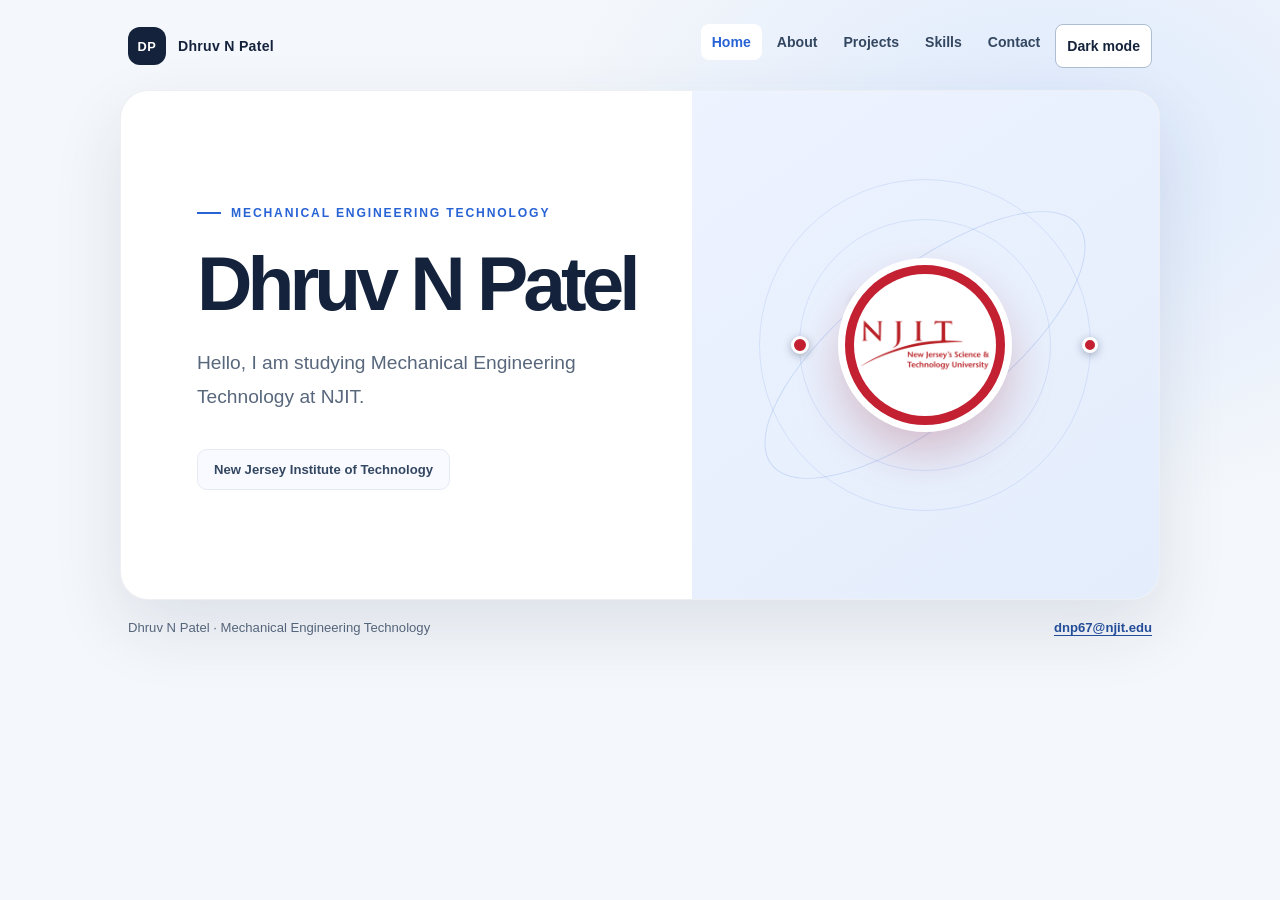
<file: index.html>
<!DOCTYPE html>
<html lang="en">
  <head>
    <meta charset="UTF-8">
    <meta name="viewport" content="width=device-width, initial-scale=1">
    <title>Dhruv N Patel | Portfolio</title>
    <meta name="description" content="Meet Dhruv N Patel, a Mechanical Engineering Technology student at NJIT.">
    <script src="script.js"></script>
    <link rel="stylesheet" href="style.css">
  </head>
  <body>
    <div class="site-shell">
      <a class="skip-link" href="#main-content">Skip to main content</a>
      <header class="site-header">
        <div class="header-topbar">
          <a class="brand" href="index.html">
            <span class="monogram" aria-hidden="true">DP</span>
            <span>Dhruv N Patel</span>
          </a>
          <button class="menu-toggle" type="button" aria-controls="site-navigation" aria-expanded="false" hidden>
            <span class="menu-toggle-icon" aria-hidden="true"><span></span><span></span><span></span></span>
            <span class="menu-toggle-label">Menu</span>
          </button>
        </div>
        <nav id="site-navigation" class="primary-navigation" aria-label="Primary navigation">
          <ul>
            <li><a href="index.html" aria-current="page">Home</a></li>
            <li><a href="about.html">About</a></li>
            <li><a href="projects.html">Projects</a></li>
            <li><a href="skills.html">Skills</a></li>
            <li><a href="contact.html">Contact</a></li>
            <li><button class="theme-toggle" type="button" aria-pressed="false" hidden>Dark mode</button></li>
          </ul>
        </nav>
      </header>

      <main id="main-content" class="page-content">
        <section class="hero" aria-labelledby="intro-title">
          <div class="intro">
            <p class="eyebrow">Mechanical Engineering Technology</p>
            <h1 id="intro-title">Dhruv N Patel</h1>
            <p class="description">Hello, I am studying Mechanical Engineering Technology at NJIT.</p>
            <p class="field">New Jersey Institute of Technology</p>
          </div>
          <div class="visual" aria-hidden="true">
            <span class="orbit" aria-hidden="true"></span>
            <span class="orbital-dots orbital-dots-outer" aria-hidden="true">
              <span class="dot dot-one"></span>
            </span>
            <span class="orbital-dots orbital-dots-inner" aria-hidden="true">
              <span class="dot dot-two"></span>
            </span>
            <span class="orbital-dots orbital-dots-oval" aria-hidden="true">
              <span class="dot dot-three"></span>
            </span>
            <div class="badge">
              <img src="assets/njit-logo.png" alt="">
            </div>
          </div>
        </section>
      </main>

      <footer class="site-footer">
        <p>Dhruv N Patel <span aria-hidden="true">·</span> Mechanical Engineering Technology</p>
        <a href="mailto:dnp67@njit.edu">dnp67@njit.edu</a>
      </footer>
    </div>
  </body>
</html>
</file>
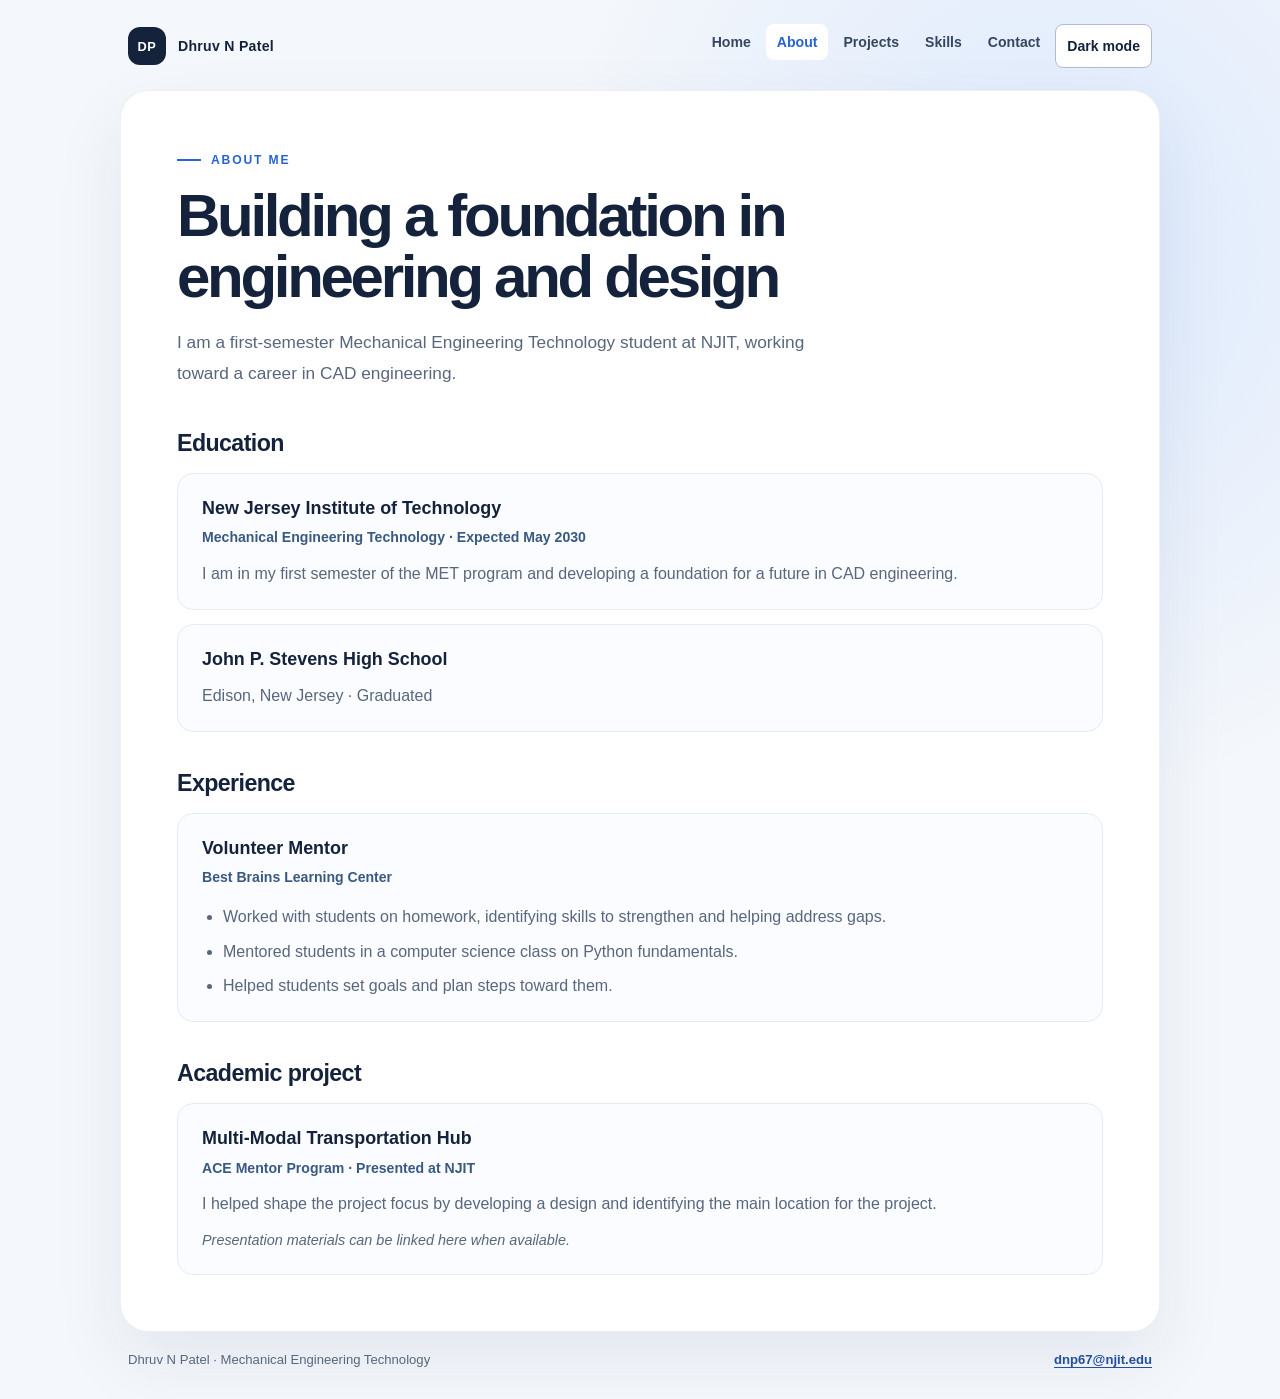
<file: about.html>
<!DOCTYPE html>
<html lang="en">
  <head>
    <meta charset="UTF-8">
    <meta name="viewport" content="width=device-width, initial-scale=1">
    <title>About Dhruv N Patel | Portfolio</title>
    <meta name="description" content="Learn about Dhruv N Patel's education, career direction, and experience.">
    <script src="script.js"></script>
    <link rel="stylesheet" href="style.css">
  </head>
  <body>
    <div class="site-shell">
      <a class="skip-link" href="#main-content">Skip to main content</a>
      <header class="site-header">
        <div class="header-topbar">
          <a class="brand" href="index.html">
            <span class="monogram" aria-hidden="true">DP</span>
            <span>Dhruv N Patel</span>
          </a>
          <button class="menu-toggle" type="button" aria-controls="site-navigation" aria-expanded="false" hidden>
            <span class="menu-toggle-icon" aria-hidden="true"><span></span><span></span><span></span></span>
            <span class="menu-toggle-label">Menu</span>
          </button>
        </div>
        <nav id="site-navigation" class="primary-navigation" aria-label="Primary navigation">
          <ul>
            <li><a href="index.html">Home</a></li>
            <li><a href="about.html" aria-current="page">About</a></li>
            <li><a href="projects.html">Projects</a></li>
            <li><a href="skills.html">Skills</a></li>
            <li><a href="contact.html">Contact</a></li>
            <li><button class="theme-toggle" type="button" aria-pressed="false" hidden>Dark mode</button></li>
          </ul>
        </nav>
      </header>

      <main id="main-content" class="page-content content-page">
        <header class="page-heading">
          <p class="eyebrow">About me</p>
          <h1>Building a foundation in engineering and design</h1>
          <p class="page-lede">I am a first-semester Mechanical Engineering Technology student at NJIT, working toward a career in CAD engineering.</p>
        </header>

        <section class="content-section" aria-labelledby="education-title">
          <h2 id="education-title">Education</h2>
          <article class="content-card">
            <h3>New Jersey Institute of Technology</h3>
            <p class="card-meta">Mechanical Engineering Technology · Expected May 2030</p>
            <p>I am in my first semester of the MET program and developing a foundation for a future in CAD engineering.</p>
          </article>
          <article class="content-card">
            <h3>John P. Stevens High School</h3>
            <p>Edison, New Jersey · Graduated</p>
          </article>
        </section>

        <section class="content-section" aria-labelledby="experience-title">
          <h2 id="experience-title">Experience</h2>
          <article class="content-card">
            <h3>Volunteer Mentor</h3>
            <p class="card-meta">Best Brains Learning Center</p>
            <ul class="detail-list">
              <li>Worked with students on homework, identifying skills to strengthen and helping address gaps.</li>
              <li>Mentored students in a computer science class on Python fundamentals.</li>
              <li>Helped students set goals and plan steps toward them.</li>
            </ul>
          </article>
        </section>

        <section class="content-section" aria-labelledby="academic-project-title">
          <h2 id="academic-project-title">Academic project</h2>
          <article class="content-card">
            <h3>Multi-Modal Transportation Hub</h3>
            <p class="card-meta">ACE Mentor Program · Presented at NJIT</p>
            <p>I helped shape the project focus by developing a design and identifying the main location for the project.</p>
            <p class="note-text">Presentation materials can be linked here when available.</p>
          </article>
        </section>
      </main>

      <footer class="site-footer">
        <p>Dhruv N Patel <span aria-hidden="true">·</span> Mechanical Engineering Technology</p>
        <a href="mailto:dnp67@njit.edu">dnp67@njit.edu</a>
      </footer>
    </div>
  </body>
</html>
</file>
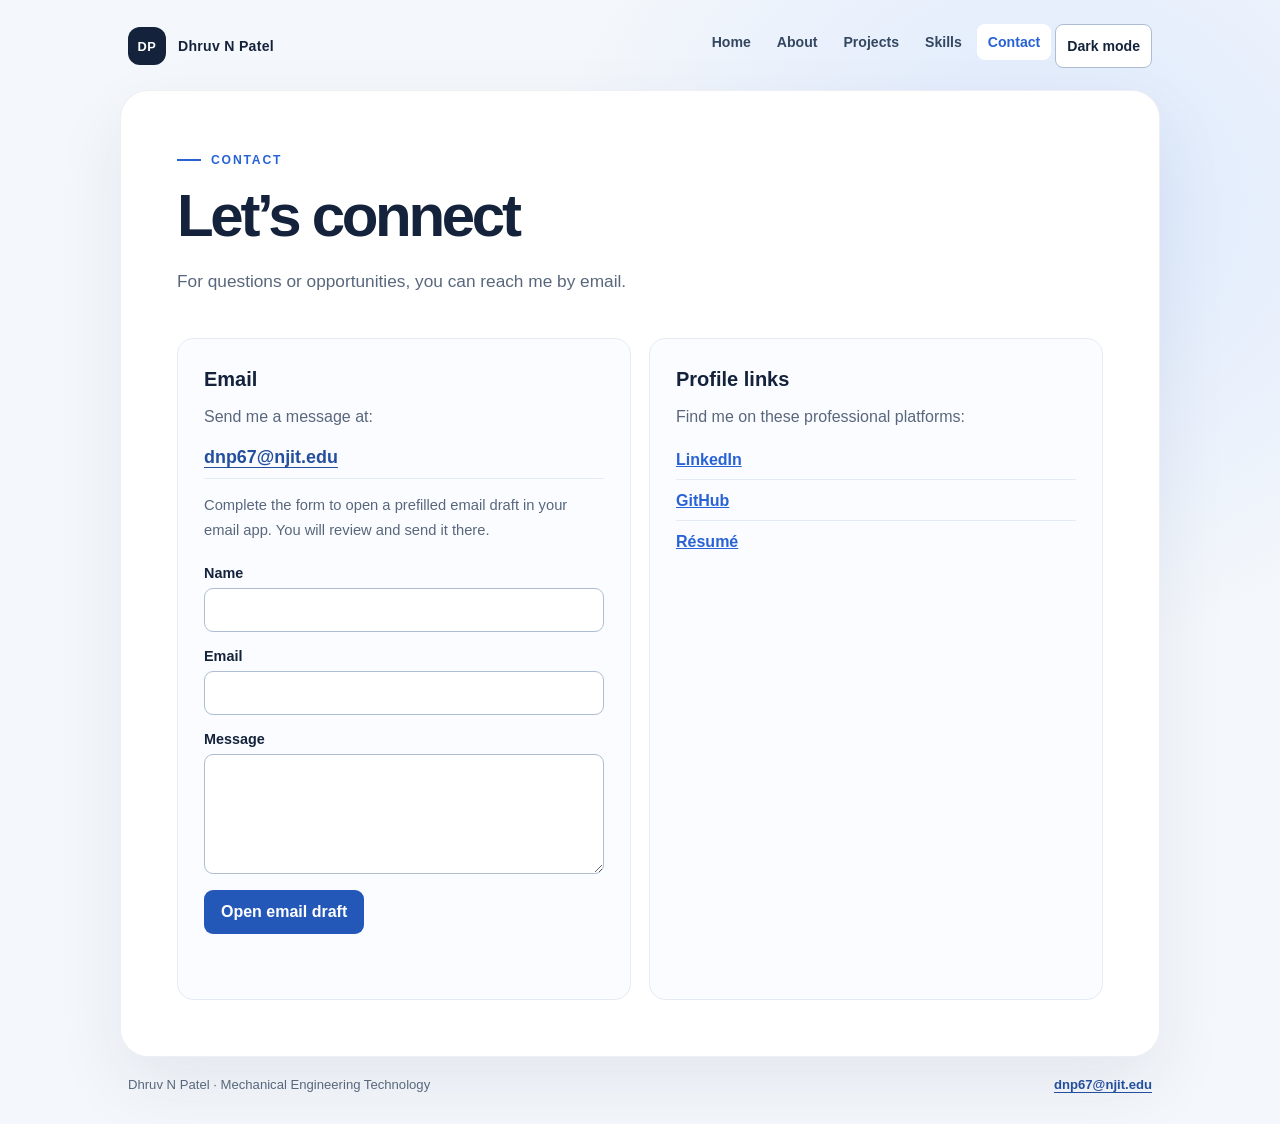
<file: contact.html>
<!DOCTYPE html>
<html lang="en">
  <head>
    <meta charset="UTF-8">
    <meta name="viewport" content="width=device-width, initial-scale=1">
    <title>Contact | Dhruv N Patel</title>
    <meta name="description" content="Contact Dhruv N Patel by email and find links to his professional profiles.">
    <script src="script.js"></script>
    <link rel="stylesheet" href="style.css">
  </head>
  <body>
    <div class="site-shell">
      <a class="skip-link" href="#main-content">Skip to main content</a>
      <header class="site-header">
        <div class="header-topbar">
          <a class="brand" href="index.html">
            <span class="monogram" aria-hidden="true">DP</span>
            <span>Dhruv N Patel</span>
          </a>
          <button class="menu-toggle" type="button" aria-controls="site-navigation" aria-expanded="false" hidden>
            <span class="menu-toggle-icon" aria-hidden="true"><span></span><span></span><span></span></span>
            <span class="menu-toggle-label">Menu</span>
          </button>
        </div>
        <nav id="site-navigation" class="primary-navigation" aria-label="Primary navigation">
          <ul>
            <li><a href="index.html">Home</a></li>
            <li><a href="about.html">About</a></li>
            <li><a href="projects.html">Projects</a></li>
            <li><a href="skills.html">Skills</a></li>
            <li><a href="contact.html" aria-current="page">Contact</a></li>
            <li><button class="theme-toggle" type="button" aria-pressed="false" hidden>Dark mode</button></li>
          </ul>
        </nav>
      </header>

      <main id="main-content" class="page-content content-page">
        <header class="page-heading">
          <p class="eyebrow">Contact</p>
          <h1>Let’s connect</h1>
          <p class="page-lede">For questions or opportunities, you can reach me by email.</p>
        </header>

        <section class="contact-layout" aria-label="Contact information and profile links">
          <article class="content-card contact-card">
            <h2>Email</h2>
            <p>Send me a message at:</p>
            <a class="contact-email" href="mailto:dnp67@njit.edu">dnp67@njit.edu</a>
            <p class="form-note">Complete the form to open a prefilled email draft in your email app. You will review and send it there.</p>
            <form class="contact-form" id="contact-form" hidden novalidate>
              <div class="form-field">
                <label for="contact-name">Name</label>
                <input id="contact-name" name="name" type="text" autocomplete="name" required>
              </div>
              <div class="form-field">
                <label for="contact-email">Email</label>
                <input id="contact-email" name="email" type="email" autocomplete="email" required>
              </div>
              <div class="form-field">
                <label for="contact-message">Message</label>
                <textarea id="contact-message" name="message" rows="5" required></textarea>
              </div>
              <button class="button button-primary" type="submit">Open email draft</button>
              <p class="form-status" id="contact-form-status" aria-live="polite"></p>
            </form>
          </article>
          <article class="content-card contact-card">
            <h2>Profile links</h2>
            <p>Find me on these professional platforms:</p>
            <ul class="profile-link-list">
              <li><a href="https://www.linkedin.com/in/dhruv-patel-a58851447" target="_blank" rel="noopener noreferrer">LinkedIn</a></li>
              <li><a href="https://github.com/DNPatel620" target="_blank" rel="noopener noreferrer">GitHub</a></li>
              <li><a href="https://docs.google.com/document/d/1KG9aJYXFPFwsnYadG7HLzfc4Ene2mTi5/edit?usp=sharing&amp;ouid=115739974973139424953&amp;rtpof=true&amp;sd=true" target="_blank" rel="noopener noreferrer">Résumé</a></li>
            </ul>
          </article>
        </section>
      </main>

      <footer class="site-footer">
        <p>Dhruv N Patel <span aria-hidden="true">·</span> Mechanical Engineering Technology</p>
        <a href="mailto:dnp67@njit.edu">dnp67@njit.edu</a>
      </footer>
    </div>
  </body>
</html>
</file>
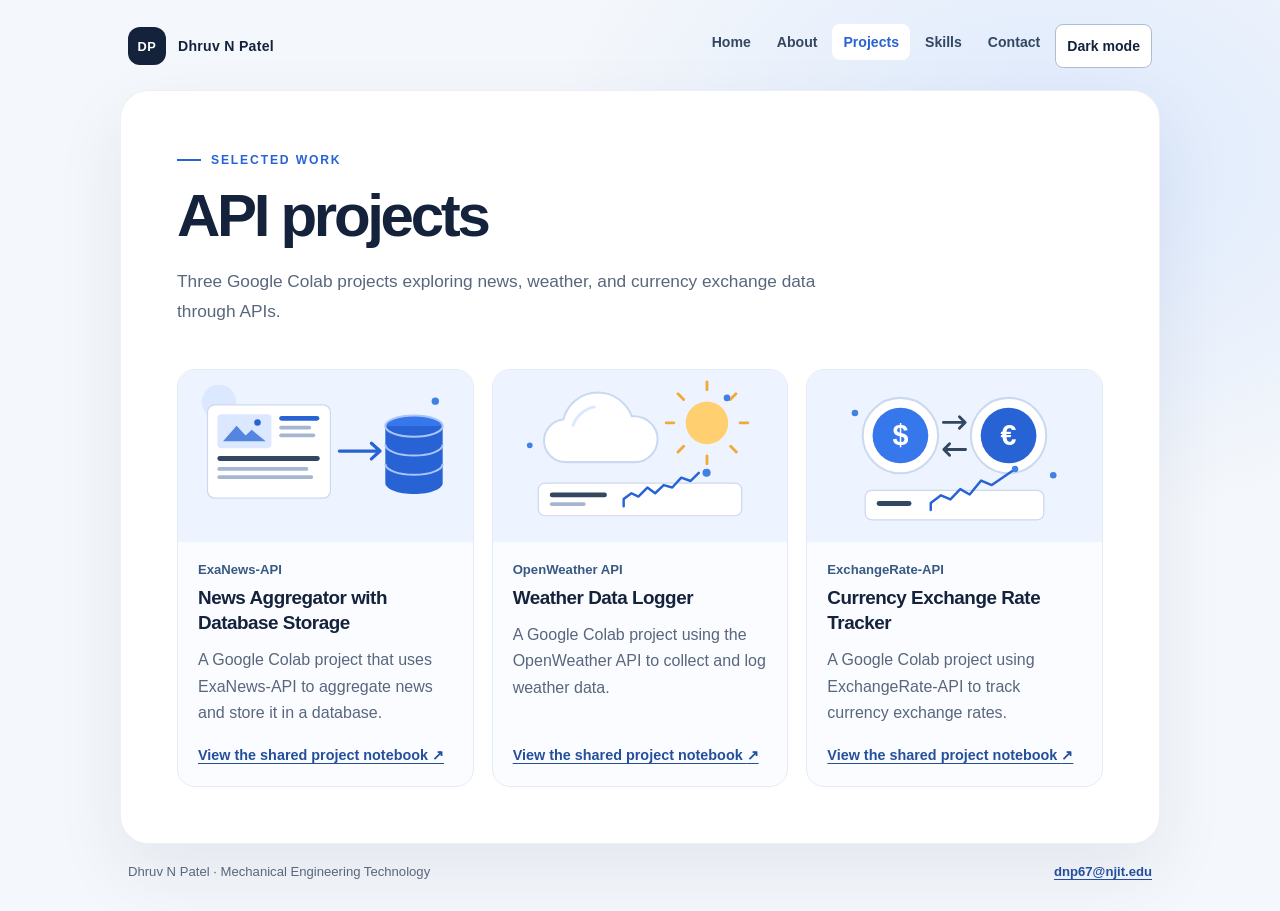
<file: projects.html>
<!DOCTYPE html>
<html lang="en">
  <head>
    <meta charset="UTF-8">
    <meta name="viewport" content="width=device-width, initial-scale=1">
    <title>Projects | Dhruv N Patel</title>
    <meta name="description" content="Explore Dhruv N Patel's API-based projects created in Google Colab.">
    <script src="script.js"></script>
    <link rel="stylesheet" href="style.css">
  </head>
  <body>
    <div class="site-shell">
      <a class="skip-link" href="#main-content">Skip to main content</a>
      <header class="site-header">
        <div class="header-topbar">
          <a class="brand" href="index.html">
            <span class="monogram" aria-hidden="true">DP</span>
            <span>Dhruv N Patel</span>
          </a>
          <button class="menu-toggle" type="button" aria-controls="site-navigation" aria-expanded="false" hidden>
            <span class="menu-toggle-icon" aria-hidden="true"><span></span><span></span><span></span></span>
            <span class="menu-toggle-label">Menu</span>
          </button>
        </div>
        <nav id="site-navigation" class="primary-navigation" aria-label="Primary navigation">
          <ul>
            <li><a href="index.html">Home</a></li>
            <li><a href="about.html">About</a></li>
            <li><a href="projects.html" aria-current="page">Projects</a></li>
            <li><a href="skills.html">Skills</a></li>
            <li><a href="contact.html">Contact</a></li>
            <li><button class="theme-toggle" type="button" aria-pressed="false" hidden>Dark mode</button></li>
          </ul>
        </nav>
      </header>

      <main id="main-content" class="page-content content-page">
        <header class="page-heading">
          <p class="eyebrow">Selected work</p>
          <h1>API projects</h1>
          <p class="page-lede">Three Google Colab projects exploring news, weather, and currency exchange data through APIs.</p>
        </header>

        <section class="project-grid" aria-label="API projects">
          <article class="project-card">
            <img src="assets/news-aggregator.svg" alt="Illustration of news headline cards feeding into a database">
            <div class="project-card-content">
              <p class="card-meta">ExaNews-API</p>
              <h2>News Aggregator with Database Storage</h2>
              <p>A Google Colab project that uses ExaNews-API to aggregate news and store it in a database.</p>
              <a class="text-link" href="https://colab.research.google.com/drive/1TxpWn7rglZCUsTnQp28h97DKspFJAXr5#scrollTo=V4X7Wg-XiHDf" target="_blank" rel="noopener noreferrer">View the shared project notebook <span aria-hidden="true">↗</span></a>
            </div>
          </article>

          <article class="project-card">
            <img src="assets/weather-logger.svg" alt="Illustration of a cloud, sun, and logged weather readings">
            <div class="project-card-content">
              <p class="card-meta">OpenWeather API</p>
              <h2>Weather Data Logger</h2>
              <p>A Google Colab project using the OpenWeather API to collect and log weather data.</p>
              <a class="text-link" href="https://colab.research.google.com/drive/1TxpWn7rglZCUsTnQp28h97DKspFJAXr5#scrollTo=V4X7Wg-XiHDf" target="_blank" rel="noopener noreferrer">View the shared project notebook <span aria-hidden="true">↗</span></a>
            </div>
          </article>

          <article class="project-card">
            <img src="assets/currency-tracker.svg" alt="Illustration of currency symbols connected by exchange arrows">
            <div class="project-card-content">
              <p class="card-meta">ExchangeRate-API</p>
              <h2>Currency Exchange Rate Tracker</h2>
              <p>A Google Colab project using ExchangeRate-API to track currency exchange rates.</p>
              <a class="text-link" href="https://colab.research.google.com/drive/1TxpWn7rglZCUsTnQp28h97DKspFJAXr5#scrollTo=V4X7Wg-XiHDf" target="_blank" rel="noopener noreferrer">View the shared project notebook <span aria-hidden="true">↗</span></a>
            </div>
          </article>
        </section>
      </main>

      <footer class="site-footer">
        <p>Dhruv N Patel <span aria-hidden="true">·</span> Mechanical Engineering Technology</p>
        <a href="mailto:dnp67@njit.edu">dnp67@njit.edu</a>
      </footer>
    </div>
  </body>
</html>
</file>
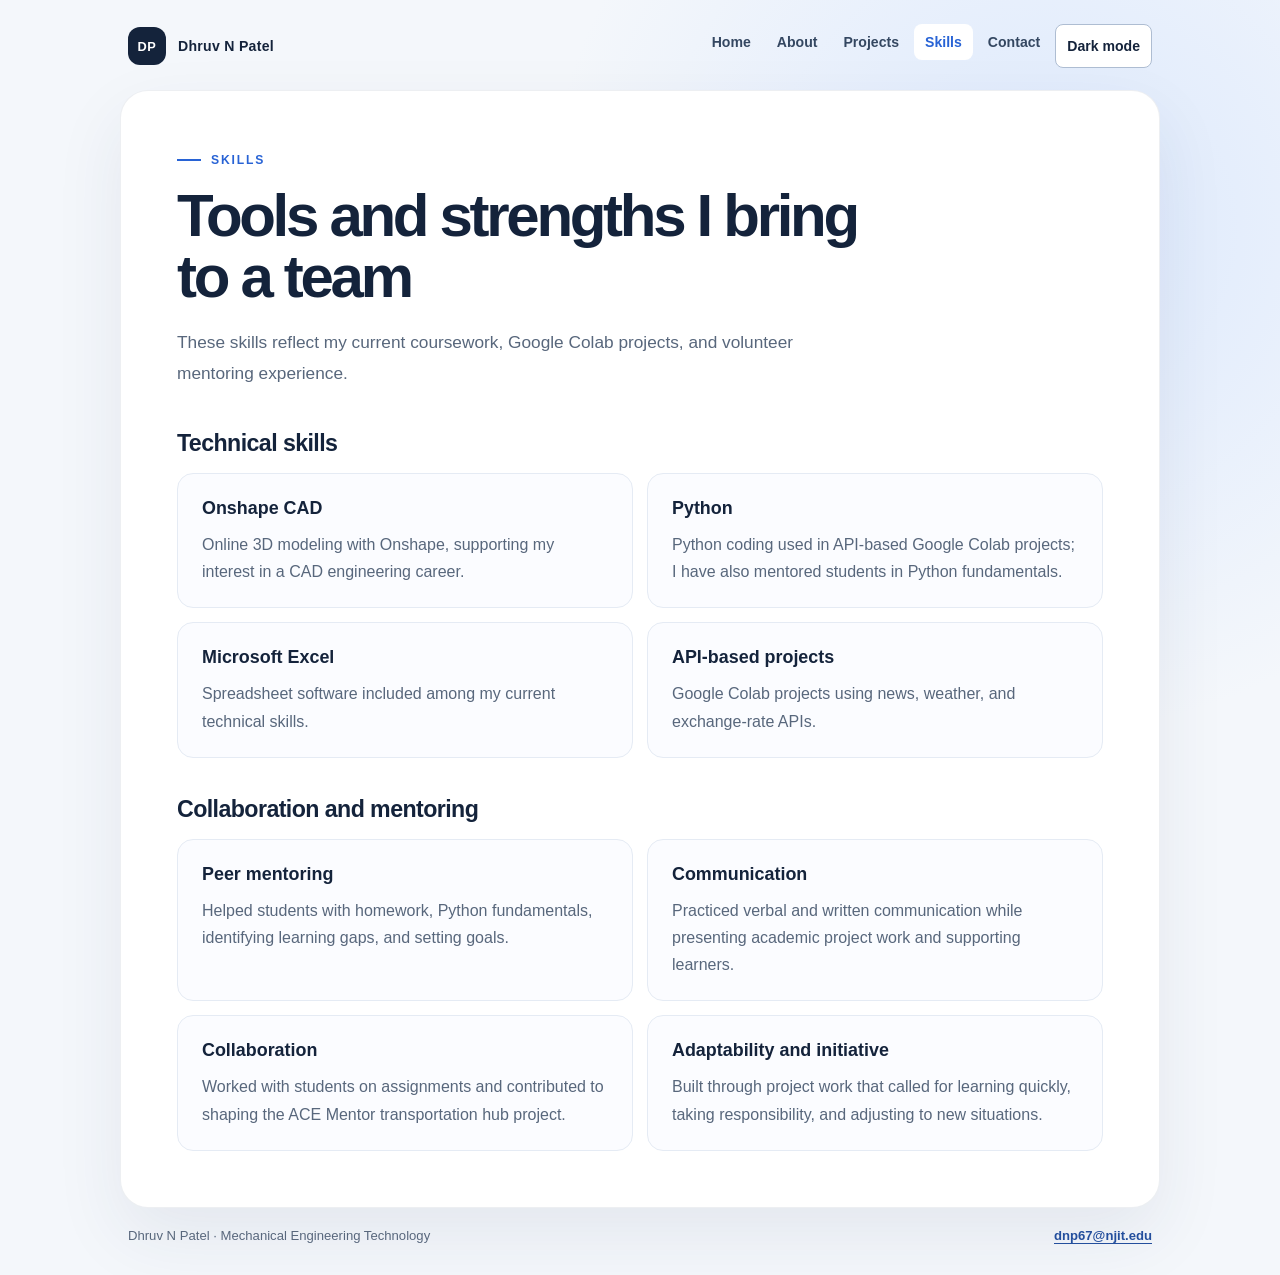
<file: skills.html>
<!DOCTYPE html>
<html lang="en">
  <head>
    <meta charset="UTF-8">
    <meta name="viewport" content="width=device-width, initial-scale=1">
    <title>Skills | Dhruv N Patel</title>
    <meta name="description" content="Technical and collaboration skills Dhruv N Patel is building through coursework, projects, and mentoring.">
    <script src="script.js"></script>
    <link rel="stylesheet" href="style.css">
  </head>
  <body>
    <div class="site-shell">
      <a class="skip-link" href="#main-content">Skip to main content</a>
      <header class="site-header">
        <div class="header-topbar">
          <a class="brand" href="index.html">
            <span class="monogram" aria-hidden="true">DP</span>
            <span>Dhruv N Patel</span>
          </a>
          <button class="menu-toggle" type="button" aria-controls="site-navigation" aria-expanded="false" hidden>
            <span class="menu-toggle-icon" aria-hidden="true"><span></span><span></span><span></span></span>
            <span class="menu-toggle-label">Menu</span>
          </button>
        </div>
        <nav id="site-navigation" class="primary-navigation" aria-label="Primary navigation">
          <ul>
            <li><a href="index.html">Home</a></li>
            <li><a href="about.html">About</a></li>
            <li><a href="projects.html">Projects</a></li>
            <li><a href="skills.html" aria-current="page">Skills</a></li>
            <li><a href="contact.html">Contact</a></li>
            <li><button class="theme-toggle" type="button" aria-pressed="false" hidden>Dark mode</button></li>
          </ul>
        </nav>
      </header>

      <main id="main-content" class="page-content content-page">
        <header class="page-heading">
          <p class="eyebrow">Skills</p>
          <h1>Tools and strengths I bring to a team</h1>
          <p class="page-lede">These skills reflect my current coursework, Google Colab projects, and volunteer mentoring experience.</p>
        </header>

        <section class="content-section" aria-labelledby="technical-skills-title">
          <h2 id="technical-skills-title">Technical skills</h2>
          <div class="skill-grid">
            <article class="content-card skill-card">
              <h3>Onshape CAD</h3>
              <p>Online 3D modeling with Onshape, supporting my interest in a CAD engineering career.</p>
            </article>
            <article class="content-card skill-card">
              <h3>Python</h3>
              <p>Python coding used in API-based Google Colab projects; I have also mentored students in Python fundamentals.</p>
            </article>
            <article class="content-card skill-card">
              <h3>Microsoft Excel</h3>
              <p>Spreadsheet software included among my current technical skills.</p>
            </article>
            <article class="content-card skill-card">
              <h3>API-based projects</h3>
              <p>Google Colab projects using news, weather, and exchange-rate APIs.</p>
            </article>
          </div>
        </section>

        <section class="content-section" aria-labelledby="people-skills-title">
          <h2 id="people-skills-title">Collaboration and mentoring</h2>
          <div class="skill-grid">
            <article class="content-card skill-card">
              <h3>Peer mentoring</h3>
              <p>Helped students with homework, Python fundamentals, identifying learning gaps, and setting goals.</p>
            </article>
            <article class="content-card skill-card">
              <h3>Communication</h3>
              <p>Practiced verbal and written communication while presenting academic project work and supporting learners.</p>
            </article>
            <article class="content-card skill-card">
              <h3>Collaboration</h3>
              <p>Worked with students on assignments and contributed to shaping the ACE Mentor transportation hub project.</p>
            </article>
            <article class="content-card skill-card">
              <h3>Adaptability and initiative</h3>
              <p>Built through project work that called for learning quickly, taking responsibility, and adjusting to new situations.</p>
            </article>
          </div>
        </section>
      </main>

      <footer class="site-footer">
        <p>Dhruv N Patel <span aria-hidden="true">·</span> Mechanical Engineering Technology</p>
        <a href="mailto:dnp67@njit.edu">dnp67@njit.edu</a>
      </footer>
    </div>
  </body>
</html>
</file>
<file: style.css>
:root {
  color-scheme: light;
  --ink: #14233b;
  --muted: #58677c;
  --blue: #2863d5;
  --paper: #f4f7fb;
  --surface: #fff;
  --line: #e5ebf4;
  --secondary-ink: #344761;
  --link: #244f9d;
  --meta: #385982;
  --tint: #f8faff;
  --card: #fbfcff;
  --control-border: #aebdd2;
  --focus: #174cae;
  --glow: rgba(196, 218, 255, 0.5);
  --visual-start: #edf3ff;
  --visual-end: #e4edfc;
  --content-width: 1040px;
}

:root[data-theme="dark"] {
  color-scheme: dark;
  --ink: #e5edfa;
  --muted: #b0bfd3;
  --blue: #8bb5ff;
  --paper: #0d1524;
  --surface: #172338;
  --line: #34455e;
  --secondary-ink: #c6d5eb;
  --link: #9fc2ff;
  --meta: #acc8ed;
  --tint: #203149;
  --card: #1b293e;
  --control-border: #7185a1;
  --focus: #a5c7ff;
  --glow: rgba(44, 76, 130, 0.25);
  --visual-start: #1c3050;
  --visual-end: #223d61;
}

.theme-toggle {
  min-height: 44px;
  padding: 9px 11px;
  border: 1px solid var(--control-border);
  border-radius: 8px;
  color: var(--ink);
  background: var(--surface);
  font: inherit;
  font-size: 0.88rem;
  font-weight: 600;
  cursor: pointer;
}

.theme-toggle:hover,
.theme-toggle[aria-pressed="true"] {
  color: var(--blue);
  background: var(--tint);
}

.theme-toggle:focus-visible {
  outline: 3px solid var(--focus);
  outline-offset: 3px;
}
* {
  box-sizing: border-box;
}

[hidden] {
  display: none !important;
}

html {
  min-width: 320px;
  scroll-behavior: smooth;
}

body {
  min-height: 100vh;
  margin: 0;
  padding: 24px 20px;
  color: var(--ink);
  background:
    radial-gradient(ellipse at 82% 18%, var(--glow), transparent 34%),
    var(--paper);
  font-family: Inter, "Segoe UI", Arial, sans-serif;
}

a {
  color: var(--blue);
}

a:focus-visible {
  outline: 3px solid var(--focus);
  outline-offset: 4px;
  border-radius: 3px;
}

.site-shell {
  width: min(100%, var(--content-width));
  margin-inline: auto;
}

.skip-link {
  position: absolute;
  z-index: 5;
  top: 8px;
  left: 8px;
  padding: 10px 14px;
  transform: translateY(-160%);
  border-radius: 8px;
  color: var(--surface);
  background: var(--ink);
}

.skip-link:focus {
  transform: translateY(0);
}

.site-header {
  display: flex;
  align-items: center;
  justify-content: space-between;
  gap: 20px;
  margin-bottom: 22px;
  padding: 0 8px;
}

.header-topbar {
  display: flex;
  align-items: center;
  justify-content: space-between;
  gap: 16px;
}

.menu-toggle {
  display: none;
  min-height: 44px;
  align-items: center;
  justify-content: center;
  gap: 9px;
  padding: 9px 13px;
  border: 1px solid var(--control-border);
  border-radius: 10px;
  color: var(--ink);
  background: var(--surface);
  font: inherit;
  font-size: 0.9rem;
  font-weight: 700;
  cursor: pointer;
}

.menu-toggle:hover {
  border-color: #92acd7;
  background: var(--tint);
}

.menu-toggle:focus-visible,
.button:focus-visible,
.contact-form input:focus-visible,
.contact-form textarea:focus-visible {
  outline: 3px solid var(--focus);
  outline-offset: 3px;
}

.menu-toggle-icon {
  display: grid;
  width: 18px;
  gap: 4px;
}

.menu-toggle-icon span {
  display: block;
  height: 2px;
  border-radius: 2px;
  background: currentColor;
}

.brand {
  display: inline-flex;
  flex: 0 0 auto;
  align-items: center;
  gap: 12px;
  color: var(--ink);
  font-size: 0.88rem;
  font-weight: 700;
  letter-spacing: 0.02em;
  text-decoration: none;
}

.monogram {
  display: grid;
  width: 38px;
  height: 38px;
  place-items: center;
  border-radius: 12px;
  color: var(--surface);
  background: var(--ink);
  font-size: 0.8rem;
  letter-spacing: 0.04em;
}

.primary-navigation ul {
  display: flex;
  flex-wrap: wrap;
  justify-content: flex-end;
  gap: 4px;
  margin: 0;
  padding: 0;
  list-style: none;
}

.primary-navigation a {
  display: block;
  padding: 10px 11px;
  border-radius: 8px;
  color: var(--secondary-ink);
  font-size: 0.88rem;
  font-weight: 600;
  text-decoration: none;
}

.primary-navigation a:hover,
.primary-navigation a[aria-current="page"] {
  color: var(--blue);
  background: var(--surface);
}

.page-content {
  min-width: 0;
}

.hero {
  position: relative;
  display: grid;
  min-height: 510px;
  grid-template-columns: 1.1fr 0.9fr;
  align-items: center;
  overflow: hidden;
  border: 1px solid rgba(30, 54, 88, 0.08);
  border-radius: 28px;
  background: var(--surface);
  box-shadow: 0 28px 70px rgba(32, 53, 84, 0.11);
}

.intro {
  position: relative;
  z-index: 1;
  padding: 72px 0 72px 76px;
}

.eyebrow {
  display: inline-flex;
  align-items: center;
  gap: 10px;
  margin: 0 0 24px;
  color: var(--blue);
  font-size: 0.76rem;
  font-weight: 700;
  letter-spacing: 0.15em;
  text-transform: uppercase;
}

.eyebrow::before {
  width: 24px;
  height: 2px;
  background: currentColor;
  content: "";
}

h1 {
  max-width: 560px;
  margin: 0;
  font-size: clamp(3rem, 6vw, 5rem);
  font-weight: 700;
  letter-spacing: -0.065em;
  line-height: 1.02;
}

.description {
  max-width: 440px;
  margin: 24px 0 0;
  color: var(--muted);
  font-size: clamp(1.05rem, 1.8vw, 1.2rem);
  line-height: 1.75;
}

.field {
  display: inline-block;
  margin: 36px 0 0;
  padding: 12px 16px;
  border: 1px solid var(--line);
  border-radius: 10px;
  color: var(--secondary-ink);
  background: var(--tint);
  font-size: 0.82rem;
  font-weight: 600;
}

.visual {
  position: relative;
  display: grid;
  min-height: 100%;
  place-items: center;
  overflow: hidden;
  background: linear-gradient(145deg, var(--visual-start), var(--visual-end));
}

.visual::before,
.visual::after {
  position: absolute;
  width: 330px;
  height: 330px;
  border: 1px solid rgba(40, 99, 213, 0.12);
  border-radius: 50%;
  content: "";
  animation: ring-breathe 6s ease-in-out infinite;
}

.visual::after {
  width: 250px;
  height: 250px;
  animation-delay: -3s;
}

.orbit {
  position: absolute;
  width: 390px;
  height: 150px;
  transform: rotate(-38deg);
  border: 1px solid rgba(40, 99, 213, 0.17);
  border-radius: 50%;
  animation: orbit-breathe 7s ease-in-out infinite;
}

.orbital-dots {
  position: absolute;
  z-index: 2;
  top: 50%;
  left: 50%;
  --orbit-radius-x: 195px;
  --orbit-radius-y: 75px;
  width: 390px;
  height: 150px;
  transform: translate(-50%, -50%) rotate(-38deg);
}

.orbital-dots-outer {
  width: 330px;
  height: 330px;
  --orbit-radius-x: 165px;
  --orbit-radius-y: 165px;
  transform: translate(-50%, -50%);
}

.orbital-dots-inner {
  width: 250px;
  height: 250px;
  --orbit-radius-x: 125px;
  --orbit-radius-y: 125px;
  transform: translate(-50%, -50%);
}

.orbital-dots-oval {
  width: 390px;
  height: 150px;
}

.badge {
  position: relative;
  z-index: 3;
  display: grid;
  width: 174px;
  height: 174px;
  place-items: center;
  border: 7px solid #fff;
  border-radius: 50%;
  background: #c32032;
  box-shadow: 0 22px 44px rgba(149, 25, 41, 0.22);
  animation: badge-float 4s ease-in-out infinite;
}

.badge img {
  display: block;
  width: 142px;
  height: 142px;
  border-radius: 50%;
  object-fit: contain;
}

.dot {
  position: absolute;
  top: 50%;
  left: 50%;
  width: 16px;
  height: 16px;
  border: 3px solid #fff;
  border-radius: 50%;
  background: #c32032;
  box-shadow: 0 2px 8px rgba(20, 35, 59, 0.35);
  offset-path: ellipse(var(--orbit-radius-x) var(--orbit-radius-y) at 50% 50%);
  offset-anchor: center;
  offset-rotate: 0deg;
  animation: dot-travel 8s linear infinite;
}

.dot-one {
  offset-distance: 0%;
  animation-delay: -4s;
}

.dot-two {
  width: 18px;
  height: 18px;
  offset-distance: 50%;
}

.dot-three {
  width: 14px;
  height: 14px;
  offset-distance: 72%;
  animation-delay: -2s;
}

@keyframes dot-travel {
  from { offset-distance: 0%; }
  to { offset-distance: 100%; }
}

@media (prefers-reduced-motion: reduce) {
  .dot,
  .orbital-dots,
  .visual::before,
  .visual::after,
  .orbit,
  .badge {
    animation: none;
  }
}

@keyframes badge-float {
  0%, 100% { transform: translateY(0); }
  50% { transform: translateY(-7px); }
}

@keyframes ring-breathe {
  0%, 100% { opacity: 0.65; transform: scale(0.98); }
  50% { opacity: 1; transform: scale(1.03); }
}

@keyframes orbit-breathe {
  0%, 100% { opacity: 0.65; transform: rotate(-38deg) scale(0.97); }
  50% { opacity: 1; transform: rotate(-38deg) scale(1.03); }
}

.site-footer {
  display: flex;
  flex-wrap: wrap;
  align-items: center;
  justify-content: space-between;
  gap: 8px 20px;
  padding: 20px 8px 8px;
  color: var(--muted);
  font-size: 0.82rem;
}

.site-footer p {
  margin: 0;
}

.site-footer a {
  color: var(--link);
  font-weight: 600;
  text-decoration-thickness: 1px;
  text-underline-offset: 3px;
}

.content-page {
  padding: clamp(28px, 5vw, 56px);
  border: 1px solid rgba(30, 54, 88, 0.08);
  border-radius: 28px;
  background: var(--surface);
  box-shadow: 0 28px 70px rgba(32, 53, 84, 0.08);
}

.page-heading {
  max-width: 720px;
  margin-bottom: 42px;
}

.page-heading .eyebrow {
  margin-bottom: 18px;
}

.page-heading h1 {
  max-width: 720px;
  font-size: clamp(2.35rem, 5vw, 3.75rem);
  letter-spacing: -0.055em;
}

.page-lede {
  max-width: 660px;
  margin: 20px 0 0;
  color: var(--muted);
  font-size: 1.08rem;
  line-height: 1.75;
}

.content-section {
  margin-top: 38px;
}

.content-section > h2 {
  margin: 0 0 16px;
  font-size: 1.45rem;
  letter-spacing: -0.025em;
}

.content-card {
  margin-top: 14px;
  padding: 22px 24px;
  border: 1px solid var(--line);
  border-radius: 16px;
  background: var(--card);
}

.content-card h2,
.content-card h3 {
  margin: 0;
  color: var(--ink);
  font-size: 1.12rem;
  line-height: 1.4;
}

.content-card p {
  margin: 10px 0 0;
  color: var(--muted);
  line-height: 1.7;
}

.content-card .card-meta {
  margin-top: 5px;
  color: var(--meta);
  font-size: 0.88rem;
  font-weight: 600;
}

.detail-list {
  display: grid;
  gap: 8px;
  margin: 14px 0 0;
  padding-left: 21px;
  color: var(--muted);
  line-height: 1.65;
}

.note-text {
  font-size: 0.9rem;
  font-style: italic;
}

.project-grid {
  display: grid;
  grid-template-columns: repeat(3, minmax(0, 1fr));
  gap: 18px;
}

.project-card {
  display: flex;
  min-width: 0;
  flex-direction: column;
  overflow: hidden;
  border: 1px solid var(--line);
  border-radius: 18px;
  background: var(--card);
}

.project-card > img {
  display: block;
  width: 100%;
  aspect-ratio: 12 / 7;
  object-fit: cover;
  background: #edf3ff;
}

.project-card-content {
  display: flex;
  flex: 1;
  flex-direction: column;
  align-items: flex-start;
  padding: 20px;
}

.project-card-content .card-meta {
  margin: 0 0 8px;
  color: var(--meta);
  font-size: 0.82rem;
  font-weight: 700;
}

.project-card h2 {
  margin: 0;
  font-size: 1.18rem;
  letter-spacing: -0.025em;
  line-height: 1.35;
}

.project-card-content > p:not(.card-meta) {
  margin: 12px 0 18px;
  color: var(--muted);
  line-height: 1.65;
}

.text-link {
  margin-top: auto;
  color: var(--link);
  font-size: 0.9rem;
  font-weight: 700;
  line-height: 1.5;
  text-decoration-thickness: 1px;
  text-underline-offset: 3px;
}

.text-link span {
  white-space: nowrap;
}

.skill-grid {
  display: grid;
  grid-template-columns: repeat(2, minmax(0, 1fr));
  gap: 14px;
}

.skill-grid .content-card {
  margin: 0;
}

.contact-layout {
  display: grid;
  grid-template-columns: repeat(2, minmax(0, 1fr));
  gap: 18px;
}

.contact-card {
  margin: 0;
  padding: 26px;
}

.contact-card h2 {
  font-size: 1.25rem;
}

.contact-email {
  display: inline-block;
  margin-top: 16px;
  color: var(--link);
  font-size: 1.12rem;
  font-weight: 700;
  text-underline-offset: 4px;
}

.form-note {
  padding-top: 14px;
  border-top: 1px solid var(--line);
  font-size: 0.92rem;
}

.contact-form {
  display: grid;
  gap: 16px;
  margin-top: 22px;
}

.form-field {
  display: grid;
  gap: 7px;
}

.form-field label {
  color: var(--ink);
  font-size: 0.9rem;
  font-weight: 700;
}

.form-field input,
.form-field textarea {
  width: 100%;
  min-height: 44px;
  padding: 10px 12px;
  border: 1px solid var(--control-border);
  border-radius: 9px;
  color: var(--ink);
  background: var(--surface);
  font: inherit;
}

.form-field textarea {
  min-height: 120px;
  resize: vertical;
}

.button {
  display: inline-flex;
  min-height: 44px;
  align-items: center;
  justify-content: center;
  justify-self: start;
  padding: 10px 16px;
  border: 1px solid transparent;
  border-radius: 9px;
  font: inherit;
  font-weight: 700;
  cursor: pointer;
}

.button-primary {
  color: #fff;
  background: #2458b8;
}

.button-primary:hover {
  background: #19489d;
}

.form-status {
  min-height: 1.6em;
  margin: 0 !important;
  color: var(--link) !important;
  font-size: 0.92rem;
  font-weight: 600;
}

.profile-link-list {
  display: grid;
  gap: 12px;
  margin: 20px 0 0;
  padding: 0;
  list-style: none;
}

.profile-link-list li {
  display: flex;
  flex-wrap: wrap;
  justify-content: space-between;
  gap: 4px 12px;
  padding-bottom: 10px;
  border-bottom: 1px solid var(--line);
  font-weight: 600;
}

.profile-link-list li:last-child {
  padding-bottom: 0;
  border-bottom: 0;
}

.profile-link-list span {
  color: var(--muted);
  font-size: 0.88rem;
  font-weight: 400;
}

@media (max-width: 760px) {
  body {
    padding: 18px 16px;
  }

  .site-header {
    align-items: stretch;
    flex-direction: column;
    gap: 12px;
    margin-bottom: 16px;
    padding-inline: 2px;
  }

  .header-topbar {
    width: 100%;
  }

  .menu-toggle {
    display: inline-flex;
  }

  .js-enabled .primary-navigation {
    display: none;
    width: 100%;
    padding: 6px;
    border: 1px solid var(--line);
    border-radius: 12px;
    background: var(--surface);
  }

  .js-enabled .primary-navigation.is-open {
    display: block;
  }

  .primary-navigation,
  .primary-navigation ul {
    width: 100%;
  }

  .primary-navigation ul {
    flex-direction: column;
    justify-content: flex-start;
    gap: 2px;
  }

  .primary-navigation a {
    min-height: 44px;
    padding: 12px;
  }

  .hero {
    min-height: 0;
    grid-template-columns: 1fr;
    border-radius: 22px;
  }

  .intro {
    padding: 48px 28px 38px;
  }

  .eyebrow {
    margin-bottom: 20px;
    font-size: 0.7rem;
    letter-spacing: 0.12em;
  }

  .visual {
    min-height: 260px;
  }

  .visual::before {
    width: 280px;
    height: 280px;
  }

  .visual::after {
    width: 210px;
    height: 210px;
  }

  .orbit {
    width: 330px;
    height: 125px;
  }

  .orbital-dots {
    --orbit-radius-x: 165px;
    --orbit-radius-y: 62.5px;
  }

  .orbital-dots-outer {
    width: 280px;
    height: 280px;
    --orbit-radius-x: 140px;
    --orbit-radius-y: 140px;
  }

  .orbital-dots-inner {
    width: 210px;
    height: 210px;
    --orbit-radius-x: 105px;
    --orbit-radius-y: 105px;
  }

  .orbital-dots-oval {
    width: 330px;
    height: 125px;
  }

  .badge {
    width: 142px;
    height: 142px;
    border-width: 6px;
  }

  .badge img {
    width: 116px;
    height: 116px;
  }

  .site-footer {
    align-items: flex-start;
    flex-direction: column;
    padding-inline: 2px;
  }

  .content-page {
    padding: 30px 24px;
    border-radius: 22px;
  }

  .page-heading {
    margin-bottom: 32px;
  }

  .project-grid {
    grid-template-columns: 1fr;
    gap: 16px;
  }

  .project-card {
    display: grid;
    grid-template-columns: minmax(120px, 0.75fr) minmax(0, 1.25fr);
  }

  .project-card > img {
    height: 100%;
    min-height: 190px;
    aspect-ratio: auto;
  }

  .project-card-content {
    padding: 18px;
  }

  .contact-layout {
    grid-template-columns: 1fr;
  }
}

@media (max-width: 380px) {
  .primary-navigation a {
    padding-inline: 9px;
    font-size: 0.82rem;
  }

  .intro {
    padding-inline: 22px;
  }

  .content-page {
    padding: 26px 18px;
  }

  .project-card {
    grid-template-columns: 1fr;
  }

  .project-card > img {
    min-height: 0;
    aspect-ratio: 12 / 7;
  }

  .skill-grid {
    grid-template-columns: 1fr;
  }
}

@media (prefers-reduced-motion: no-preference) {
  .hero {
    animation: appear 650ms ease-out both;
  }

  @keyframes appear {
    from {
      opacity: 0;
      transform: translateY(12px);
    }

    to {
      opacity: 1;
      transform: translateY(0);
    }
  }
}

@media (prefers-reduced-motion: reduce) {
  html {
    scroll-behavior: auto;
  }
}
</file>
